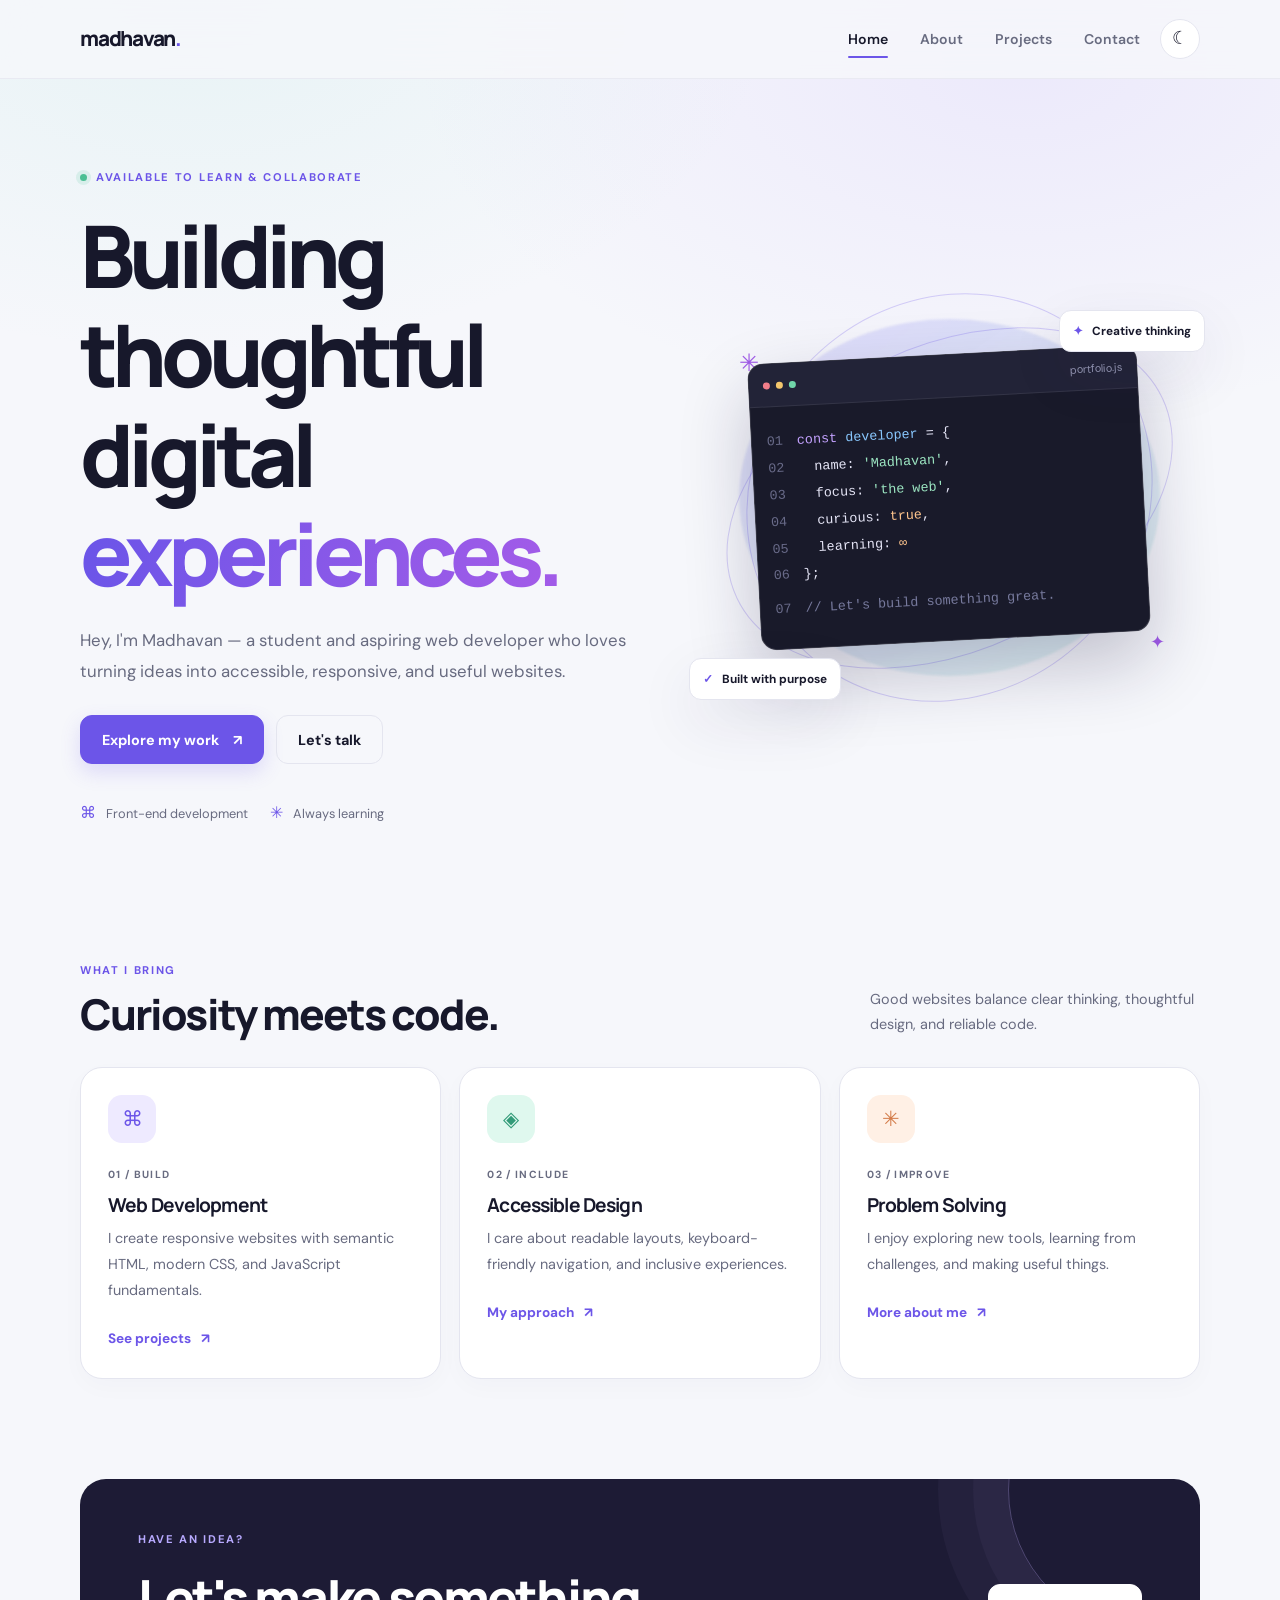
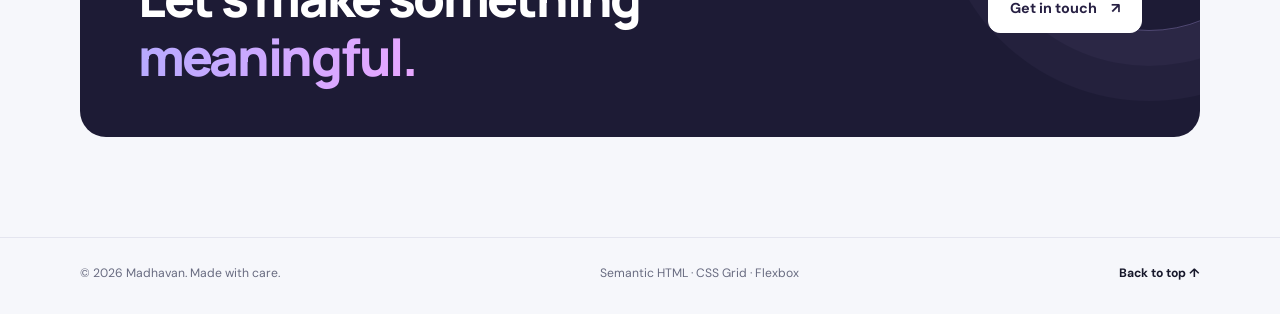
<file: index.html>
<!DOCTYPE html>
<html lang="en">
<head>
  <meta charset="UTF-8">
  <meta name="viewport" content="width=device-width, initial-scale=1.0">
  <meta name="description" content="Explore Madhavan's portfolio, web development skills, projects, and contact information.">
  <meta name="author" content="Madhavan">
  <meta name="theme-color" content="#f6f7fb">
  <title>Home | Madhavan — Portfolio</title>
  <link rel="preconnect" href="https://fonts.googleapis.com">
  <link rel="preconnect" href="https://fonts.gstatic.com" crossorigin>
  <link href="https://fonts.googleapis.com/css2?family=DM+Sans:wght@400;500;600;700&family=Manrope:wght@400;500;600;700;800&display=swap" rel="stylesheet">
  <link rel="stylesheet" href="style.css">
  <script src="script.js" defer></script>
</head>
<body>
  <a class="skip-link" href="#main-content">Skip to main content</a>
  <header class="site-header"><div class="container header-inner">
    <a class="logo" href="index.html" aria-label="Madhavan — Home">madhavan<span>.</span></a>
    <nav aria-label="Main navigation"><ul class="nav-list">
      <li><a href="index.html" aria-current="page">Home</a></li><li><a href="about.html">About</a></li><li><a href="projects.html">Projects</a></li><li><a href="contact.html">Contact</a></li>
    </ul></nav>
    <button class="theme-toggle" type="button" aria-label="Switch to dark theme" title="Toggle color theme"><span class="theme-icon" aria-hidden="true">☾</span></button>
  </div></header>
  <main id="main-content" class="container">
    <section class="hero" aria-labelledby="hero-title">
      <div class="hero-copy">
        <p class="eyebrow"><span class="status-dot"></span> AVAILABLE TO LEARN & COLLABORATE</p>
        <h1 id="hero-title">Building thoughtful<br>digital <span class="gradient-text">experiences.</span></h1>
        <p class="hero-description">Hey, I'm Madhavan — a student and aspiring web developer who loves turning ideas into accessible, responsive, and useful websites.</p>
        <div class="button-group"><a class="button" href="projects.html">Explore my work <span aria-hidden="true">↗</span></a><a class="button button-outline" href="contact.html">Let's talk</a></div>
        <div class="hero-meta"><span><span class="meta-symbol">⌘</span> Front-end development</span><span><span class="meta-symbol">✳</span> Always learning</span></div>
      </div>
      <div class="hero-art" aria-label="Decorative abstract portfolio illustration" role="img">
        <div class="art-orbit orbit-one"></div><div class="art-orbit orbit-two"></div>
        <div class="art-window"><div class="window-top"><span></span><span></span><span></span><i>portfolio.js</i></div><div class="code-lines"><p><b>01</b> <span class="code-purple">const</span> <span class="code-blue">developer</span> = {</p><p><b>02</b> &nbsp; name: <span class="code-green">'Madhavan'</span>,</p><p><b>03</b> &nbsp; focus: <span class="code-green">'the web'</span>,</p><p><b>04</b> &nbsp; curious: <span class="code-orange">true</span>,</p><p><b>05</b> &nbsp; learning: <span class="code-orange">∞</span></p><p><b>06</b> };</p><p class="code-comment"><b>07</b> // Let's build something great.</p></div></div>
        <div class="float-chip chip-top"><span>✦</span> Creative thinking</div><div class="float-chip chip-bottom"><span>✓</span> Built with purpose</div><div class="art-spark spark-one">✳</div><div class="art-spark spark-two">✦</div>
      </div>
    </section>
    <section class="content-section" aria-labelledby="what-title"><div class="section-heading"><div><p class="eyebrow">WHAT I BRING</p><h2 id="what-title">Curiosity meets code.</h2></div><p class="section-note">Good websites balance clear thinking, thoughtful design, and reliable code.</p></div>
      <div class="card-grid">
        <article class="card service-card"><span class="card-icon icon-lavender" aria-hidden="true">⌘</span><p class="card-kicker">01 / BUILD</p><h3>Web Development</h3><p>I create responsive websites with semantic HTML, modern CSS, and JavaScript fundamentals.</p><a class="card-link" href="projects.html">See projects <span aria-hidden="true">↗</span></a></article>
        <article class="card service-card"><span class="card-icon icon-mint" aria-hidden="true">◈</span><p class="card-kicker">02 / INCLUDE</p><h3>Accessible Design</h3><p>I care about readable layouts, keyboard-friendly navigation, and inclusive experiences.</p><a class="card-link" href="about.html">My approach <span aria-hidden="true">↗</span></a></article>
        <article class="card service-card"><span class="card-icon icon-peach" aria-hidden="true">✳</span><p class="card-kicker">03 / IMPROVE</p><h3>Problem Solving</h3><p>I enjoy exploring new tools, learning from challenges, and making useful things.</p><a class="card-link" href="about.html">More about me <span aria-hidden="true">↗</span></a></article>
      </div>
    </section>
    <section class="callout content-section"><div><p class="eyebrow">HAVE AN IDEA?</p><h2>Let's make something<br><span class="gradient-text">meaningful.</span></h2></div><a class="button button-light" href="contact.html">Get in touch <span aria-hidden="true">↗</span></a></section>
  </main>
  <footer class="site-footer"><div class="container footer-inner"><p>© <span id="current-year">2026</span> Madhavan. Made with care.</p><p>Semantic HTML · CSS Grid · Flexbox</p><a href="#main-content" class="back-top">Back to top ↑</a></div></footer>
</body>
</html>
</file>
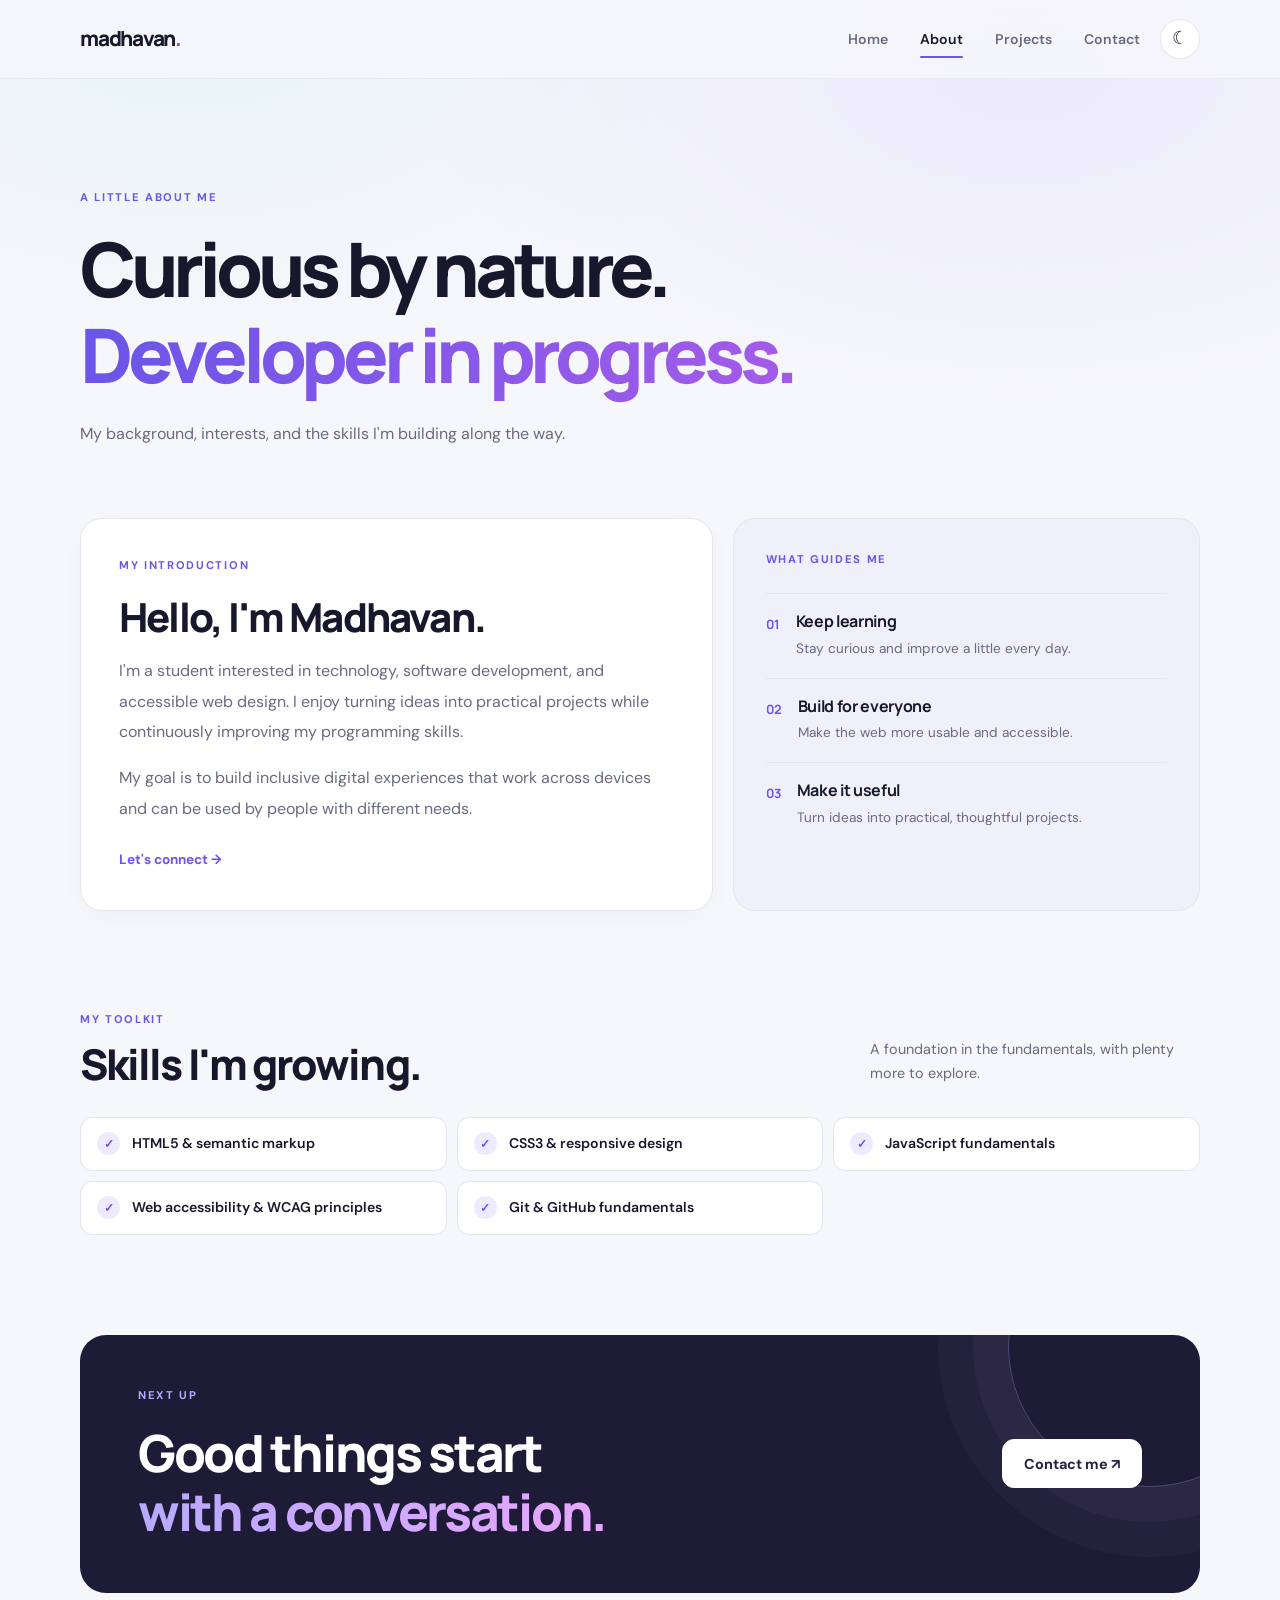
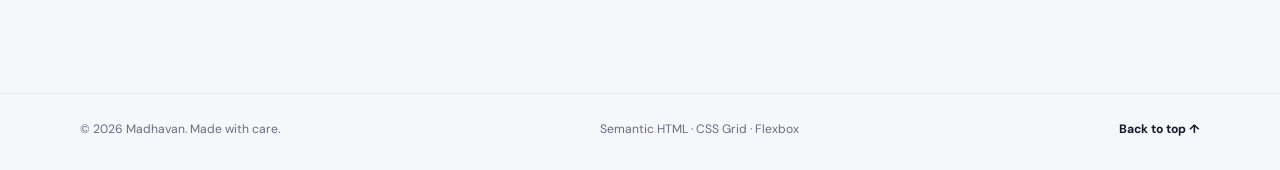
<file: about.html>
<!DOCTYPE html>
<html lang="en"><head>
  <meta charset="UTF-8"><meta name="viewport" content="width=device-width, initial-scale=1.0">
  <meta name="description" content="Learn about Madhavan's background, technical skills, and web development journey."><meta name="author" content="Madhavan"><title>About Me | Madhavan — Portfolio</title>
  <link rel="preconnect" href="https://fonts.googleapis.com"><link rel="preconnect" href="https://fonts.gstatic.com" crossorigin><link href="https://fonts.googleapis.com/css2?family=DM+Sans:wght@400;500;600;700&family=Manrope:wght@400;500;600;700;800&display=swap" rel="stylesheet"><link rel="stylesheet" href="style.css"><script src="script.js" defer></script>
</head><body><a class="skip-link" href="#main-content">Skip to main content</a>
<header class="site-header"><div class="container header-inner"><a class="logo" href="index.html" aria-label="Madhavan — Home">madhavan<span>.</span></a><nav aria-label="Main navigation"><ul class="nav-list"><li><a href="index.html">Home</a></li><li><a href="about.html" aria-current="page">About</a></li><li><a href="projects.html">Projects</a></li><li><a href="contact.html">Contact</a></li></ul></nav><button class="theme-toggle" type="button" aria-label="Switch to dark theme" title="Toggle color theme"><span class="theme-icon" aria-hidden="true">☾</span></button></div></header>
<main id="main-content" class="container inner-page"><header class="page-heading"><p class="eyebrow">A LITTLE ABOUT ME</p><h1>Curious by nature.<br><span class="gradient-text">Developer in progress.</span></h1><p>My background, interests, and the skills I'm building along the way.</p></header>
<section class="about-grid content-section" aria-labelledby="profile-title"><article class="card about-intro"><p class="eyebrow">MY INTRODUCTION</p><h2 id="profile-title">Hello, I'm Madhavan.</h2><p>I'm a student interested in technology, software development, and accessible web design. I enjoy turning ideas into practical projects while continuously improving my programming skills.</p><p>My goal is to build inclusive digital experiences that work across devices and can be used by people with different needs.</p><a class="text-link" href="contact.html">Let's connect →</a></article><aside class="principles-panel"><p class="eyebrow">WHAT GUIDES ME</p><div class="principle"><span>01</span><div><h3>Keep learning</h3><p>Stay curious and improve a little every day.</p></div></div><div class="principle"><span>02</span><div><h3>Build for everyone</h3><p>Make the web more usable and accessible.</p></div></div><div class="principle"><span>03</span><div><h3>Make it useful</h3><p>Turn ideas into practical, thoughtful projects.</p></div></div></aside></section>
<section class="content-section" aria-labelledby="skills-title"><div class="section-heading"><div><p class="eyebrow">MY TOOLKIT</p><h2 id="skills-title">Skills I'm growing.</h2></div><p class="section-note">A foundation in the fundamentals, with plenty more to explore.</p></div><ul class="skill-list"><li>HTML5 & semantic markup</li><li>CSS3 & responsive design</li><li>JavaScript fundamentals</li><li>Web accessibility & WCAG principles</li><li>Git & GitHub fundamentals</li></ul></section>
<section class="callout content-section"><div><p class="eyebrow">NEXT UP</p><h2>Good things start<br><span class="gradient-text">with a conversation.</span></h2></div><a class="button button-light" href="contact.html">Contact me ↗</a></section></main>
<footer class="site-footer"><div class="container footer-inner"><p>© <span id="current-year">2026</span> Madhavan. Made with care.</p><p>Semantic HTML · CSS Grid · Flexbox</p><a href="#main-content" class="back-top">Back to top ↑</a></div></footer></body></html>
</file>
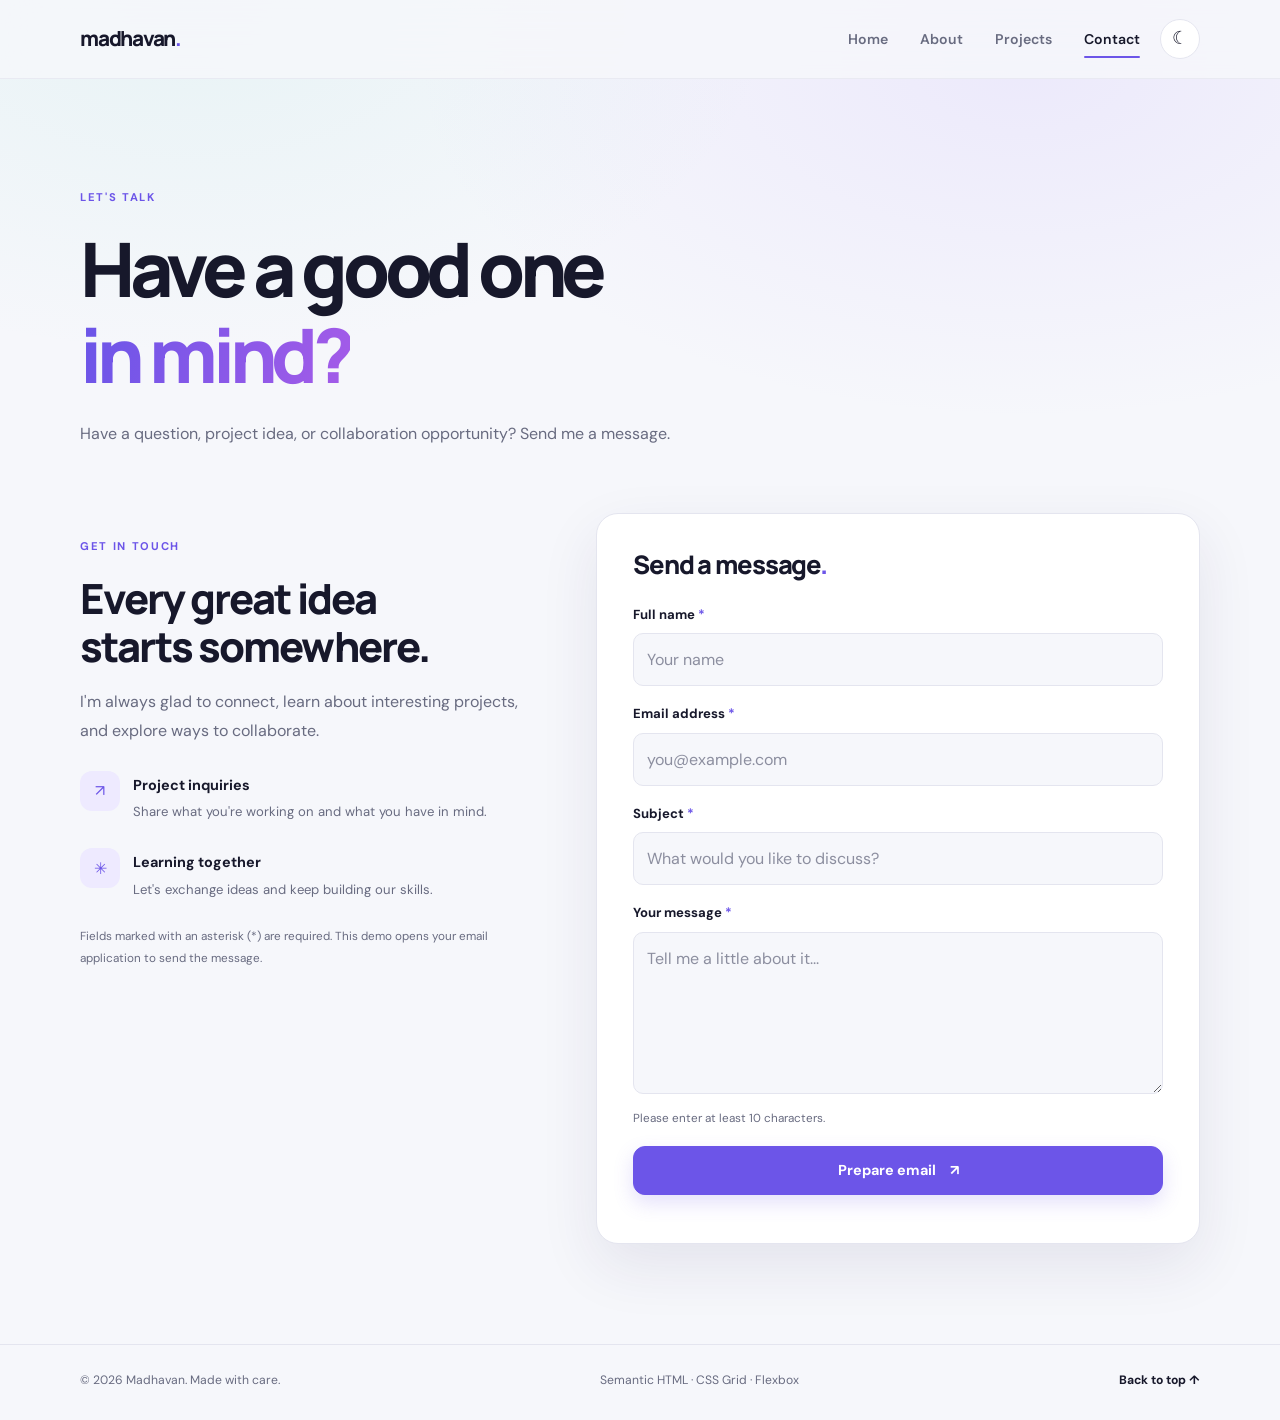
<file: contact.html>
<!DOCTYPE html>
<html lang="en"><head><meta charset="UTF-8"><meta name="viewport" content="width=device-width, initial-scale=1.0"><meta name="description" content="Contact Madhavan for project inquiries, collaborations, and professional opportunities."><meta name="author" content="Madhavan"><title>Contact | Madhavan — Portfolio</title><link rel="preconnect" href="https://fonts.googleapis.com"><link rel="preconnect" href="https://fonts.gstatic.com" crossorigin><link href="https://fonts.googleapis.com/css2?family=DM+Sans:wght@400;500;600;700&family=Manrope:wght@400;500;600;700;800&display=swap" rel="stylesheet"><link rel="stylesheet" href="style.css"><script src="script.js" defer></script></head><body><a class="skip-link" href="#main-content">Skip to main content</a>
<header class="site-header"><div class="container header-inner"><a class="logo" href="index.html" aria-label="Madhavan — Home">madhavan<span>.</span></a><nav aria-label="Main navigation"><ul class="nav-list"><li><a href="index.html">Home</a></li><li><a href="about.html">About</a></li><li><a href="projects.html">Projects</a></li><li><a href="contact.html" aria-current="page">Contact</a></li></ul></nav><button class="theme-toggle" type="button" aria-label="Switch to dark theme" title="Toggle color theme"><span class="theme-icon" aria-hidden="true">☾</span></button></div></header>
<main id="main-content" class="container inner-page"><header class="page-heading"><p class="eyebrow">LET'S TALK</p><h1>Have a good one<br><span class="gradient-text">in mind?</span></h1><p>Have a question, project idea, or collaboration opportunity? Send me a message.</p></header>
<section class="contact-layout content-section" aria-labelledby="form-title"><aside class="contact-info"><p class="eyebrow">GET IN TOUCH</p><h2>Every great idea starts somewhere.</h2><p>I'm always glad to connect, learn about interesting projects, and explore ways to collaborate.</p><div class="contact-detail"><span class="contact-detail-icon">↗</span><div><strong>Project inquiries</strong><p>Share what you're working on and what you have in mind.</p></div></div><div class="contact-detail"><span class="contact-detail-icon">✳</span><div><strong>Learning together</strong><p>Let's exchange ideas and keep building our skills.</p></div></div><p class="field-help">Fields marked with an asterisk (*) are required. This demo opens your email application to send the message.</p></aside>
<form id="contact-form" class="contact-form"><h2 id="form-title">Send a message<span>.</span></h2><div class="form-group"><label for="name">Full name <span aria-hidden="true">*</span></label><input type="text" id="name" name="name" autocomplete="name" placeholder="Your name" required minlength="2"></div><div class="form-group"><label for="email">Email address <span aria-hidden="true">*</span></label><input type="email" id="email" name="email" autocomplete="email" placeholder="you@example.com" required></div><div class="form-group"><label for="subject">Subject <span aria-hidden="true">*</span></label><input type="text" id="subject" name="subject" placeholder="What would you like to discuss?" required></div><div class="form-group"><label for="message">Your message <span aria-hidden="true">*</span></label><textarea id="message" name="message" rows="5" placeholder="Tell me a little about it..." required minlength="10" aria-describedby="message-help"></textarea><p id="message-help" class="field-help">Please enter at least 10 characters.</p></div><button class="button" type="submit">Prepare email <span aria-hidden="true">↗</span></button><p id="form-status" class="form-status" role="status" aria-live="polite"></p></form></section></main>
<footer class="site-footer"><div class="container footer-inner"><p>© <span id="current-year">2026</span> Madhavan. Made with care.</p><p>Semantic HTML · CSS Grid · Flexbox</p><a href="#main-content" class="back-top">Back to top ↑</a></div></footer></body></html>
</file>
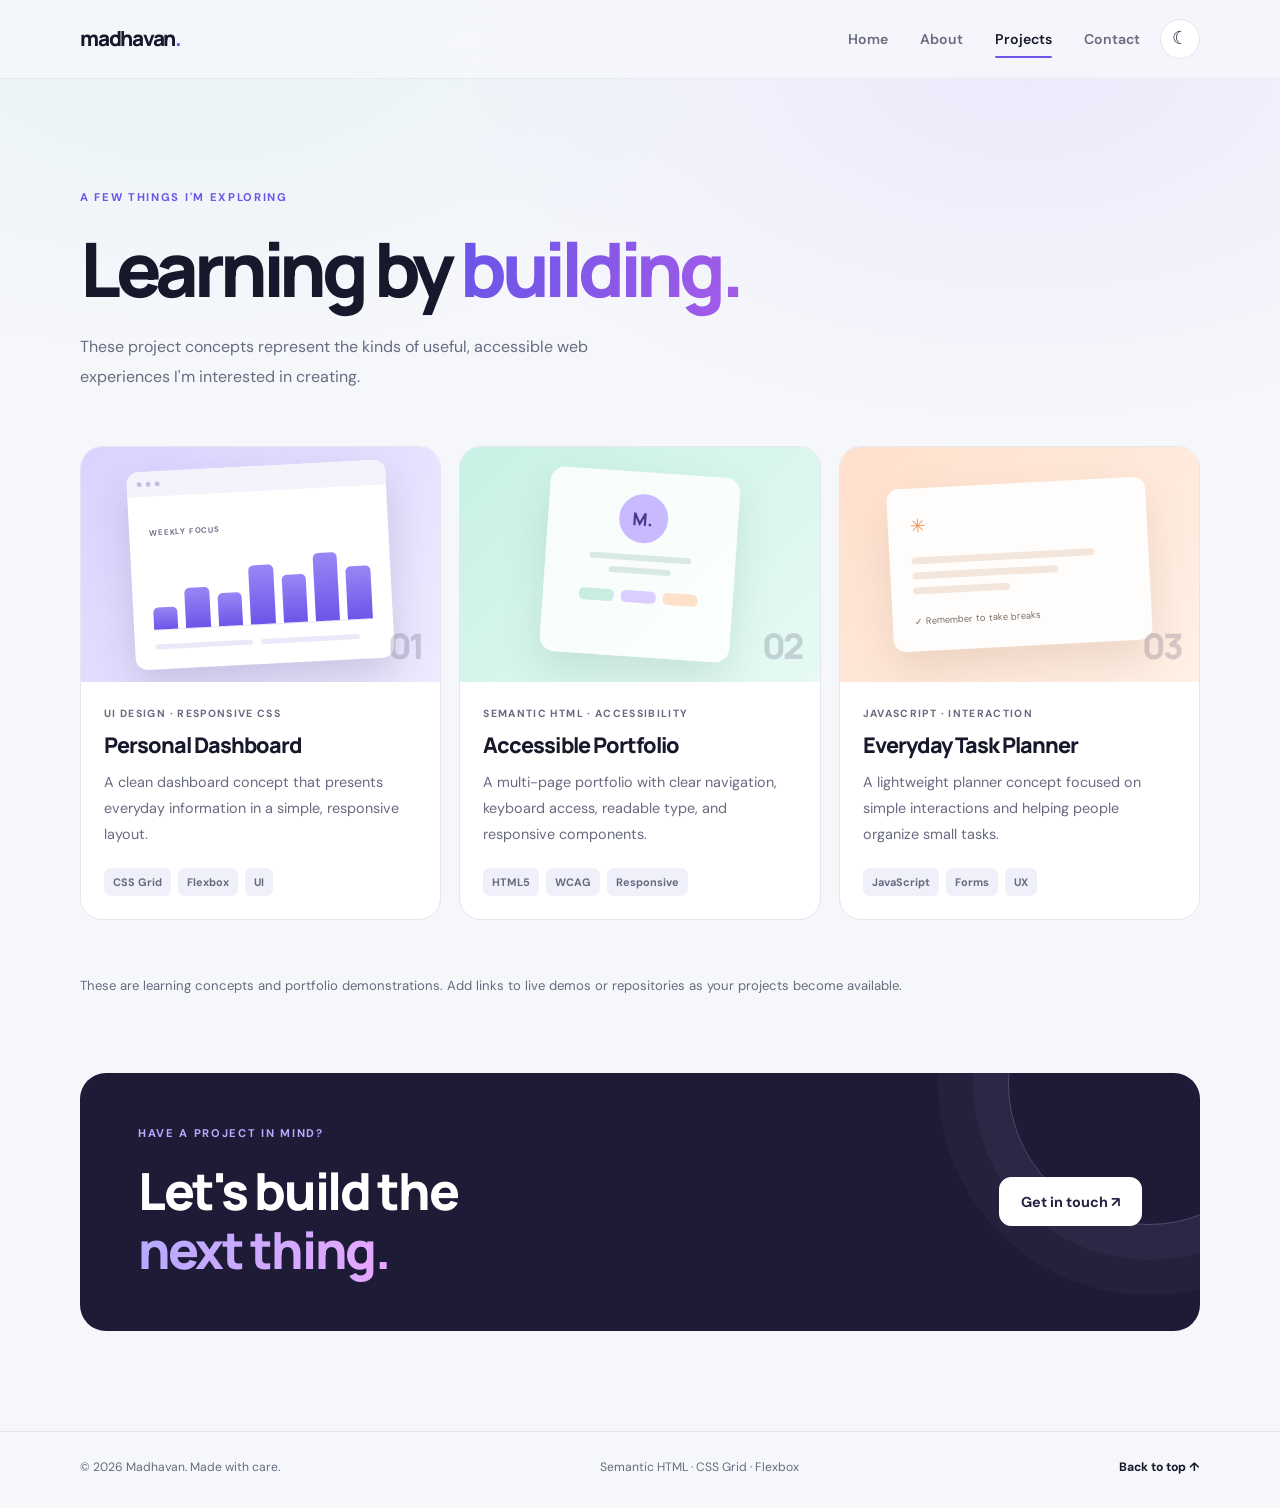
<file: projects.html>
<!DOCTYPE html>
<html lang="en"><head><meta charset="UTF-8"><meta name="viewport" content="width=device-width, initial-scale=1.0"><meta name="description" content="A selection of practice projects and areas Madhavan is exploring."><meta name="author" content="Madhavan"><title>Projects | Madhavan — Portfolio</title><link rel="preconnect" href="https://fonts.googleapis.com"><link rel="preconnect" href="https://fonts.gstatic.com" crossorigin><link href="https://fonts.googleapis.com/css2?family=DM+Sans:wght@400;500;600;700&family=Manrope:wght@400;500;600;700;800&display=swap" rel="stylesheet"><link rel="stylesheet" href="style.css"><script src="script.js" defer></script></head><body><a class="skip-link" href="#main-content">Skip to main content</a>
<header class="site-header"><div class="container header-inner"><a class="logo" href="index.html" aria-label="Madhavan — Home">madhavan<span>.</span></a><nav aria-label="Main navigation"><ul class="nav-list"><li><a href="index.html">Home</a></li><li><a href="about.html">About</a></li><li><a href="projects.html" aria-current="page">Projects</a></li><li><a href="contact.html">Contact</a></li></ul></nav><button class="theme-toggle" type="button" aria-label="Switch to dark theme" title="Toggle color theme"><span class="theme-icon" aria-hidden="true">☾</span></button></div></header>
<main id="main-content" class="container inner-page"><header class="page-heading"><p class="eyebrow">A FEW THINGS I'M EXPLORING</p><h1>Learning by <span class="gradient-text">building.</span></h1><p>These project concepts represent the kinds of useful, accessible web experiences I'm interested in creating.</p></header>
<section class="project-grid content-section" aria-label="Project concepts"><article class="project-card"><div class="project-visual visual-one"><div class="mini-browser"><div class="mini-browser-bar"><i></i><i></i><i></i></div><div class="mini-dashboard"><span class="mini-label">WEEKLY FOCUS</span><div class="mini-chart"><i></i><i></i><i></i><i></i><i></i><i></i><i></i></div><div class="mini-lines"><i></i><i></i></div></div></div><span class="visual-index">01</span></div><div class="project-copy"><p class="card-kicker">UI DESIGN · RESPONSIVE CSS</p><h2>Personal Dashboard</h2><p>A clean dashboard concept that presents everyday information in a simple, responsive layout.</p><ul class="tag-list"><li>CSS Grid</li><li>Flexbox</li><li>UI</li></ul></div></article>
<article class="project-card"><div class="project-visual visual-two"><div class="mini-profile"><div class="profile-avatar">M.</div><div class="profile-line long"></div><div class="profile-line short"></div><div class="profile-pills"><i></i><i></i><i></i></div></div><span class="visual-index">02</span></div><div class="project-copy"><p class="card-kicker">SEMANTIC HTML · ACCESSIBILITY</p><h2>Accessible Portfolio</h2><p>A multi-page portfolio with clear navigation, keyboard access, readable type, and responsive components.</p><ul class="tag-list"><li>HTML5</li><li>WCAG</li><li>Responsive</li></ul></div></article>
<article class="project-card"><div class="project-visual visual-three"><div class="mini-note"><span>✳</span><div class="note-line"></div><div class="note-line"></div><div class="note-line small"></div><div class="note-check">✓ Remember to take breaks</div></div><span class="visual-index">03</span></div><div class="project-copy"><p class="card-kicker">JAVASCRIPT · INTERACTION</p><h2>Everyday Task Planner</h2><p>A lightweight planner concept focused on simple interactions and helping people organize small tasks.</p><ul class="tag-list"><li>JavaScript</li><li>Forms</li><li>UX</li></ul></div></article></section>
<p class="project-disclaimer">These are learning concepts and portfolio demonstrations. Add links to live demos or repositories as your projects become available.</p><section class="callout content-section"><div><p class="eyebrow">HAVE A PROJECT IN MIND?</p><h2>Let's build the<br><span class="gradient-text">next thing.</span></h2></div><a class="button button-light" href="contact.html">Get in touch ↗</a></section></main>
<footer class="site-footer"><div class="container footer-inner"><p>© <span id="current-year">2026</span> Madhavan. Made with care.</p><p>Semantic HTML · CSS Grid · Flexbox</p><a href="#main-content" class="back-top">Back to top ↑</a></div></footer></body></html>
</file>
<file: style.css>
/* Madhavan Portfolio — mobile-first, responsive CSS */
:root{color-scheme:light;--bg:#f6f7fb;--surface:#fff;--surface-soft:#eff0fa;--text:#17182b;--muted:#686b80;--line:#e4e5ef;--accent:#6c55e8;--accent-2:#a15be8;--accent-soft:#eeeaff;--mint:#dff8ee;--peach:#fff0e5;--shadow:0 22px 60px rgba(42,35,91,.09);--radius:22px;--container:1120px;--header-bg:rgba(246,247,251,.84)}
:root[data-theme="dark"]{color-scheme:dark;--bg:#10111b;--surface:#191a28;--surface-soft:#202132;--text:#f2f2fb;--muted:#b0b1c6;--line:#303146;--accent:#a294ff;--accent-2:#dc8aff;--accent-soft:#292344;--mint:#20372f;--peach:#3b2b28;--shadow:0 22px 60px rgba(0,0,0,.22);--header-bg:rgba(16,17,27,.84)}
*{box-sizing:border-box}html{scroll-behavior:smooth;scroll-padding-top:90px}body{margin:0;background:var(--bg);color:var(--text);font-family:'DM Sans',sans-serif;line-height:1.7;transition:background .25s,color .25s}body::before{content:"";position:absolute;z-index:-1;top:0;left:0;right:0;height:660px;background:radial-gradient(ellipse at 80% 10%,rgba(170,142,255,.13),transparent 42%),radial-gradient(ellipse at 15% 0%,rgba(125,214,203,.12),transparent 38%);pointer-events:none}a{color:inherit;text-decoration:none}button,input,textarea{font:inherit}button,a{-webkit-tap-highlight-color:transparent}a:focus-visible,button:focus-visible,input:focus-visible,textarea:focus-visible{outline:3px solid var(--accent);outline-offset:4px}.container{width:min(calc(100% - 40px),var(--container));margin-inline:auto}.skip-link{position:absolute;left:12px;top:-60px;z-index:20;background:var(--text);color:var(--bg);padding:10px 14px;border-radius:10px}.skip-link:focus{top:12px}.site-header{position:sticky;top:0;z-index:10;background:var(--header-bg);backdrop-filter:blur(18px);border-bottom:1px solid color-mix(in srgb,var(--line) 70%,transparent)}.header-inner{min-height:78px;display:flex;align-items:center;justify-content:space-between;gap:20px}.logo{font-family:Manrope,sans-serif;font-size:1.3rem;font-weight:800;letter-spacing:-.06em}.logo span{color:var(--accent)}nav{margin-left:auto}.nav-list{display:flex;align-items:center;gap:clamp(12px,2.6vw,32px);list-style:none;margin:0;padding:0}.nav-list a{font-size:.88rem;font-weight:600;color:var(--muted);transition:color .2s}.nav-list a:hover,.nav-list a[aria-current="page"]{color:var(--text)}.nav-list a[aria-current="page"]{position:relative}.nav-list a[aria-current="page"]::after{content:"";position:absolute;left:0;right:0;bottom:-10px;height:2px;background:var(--accent);border-radius:9px}.theme-toggle{flex:0 0 40px;width:40px;height:40px;border:1px solid var(--line);border-radius:50%;background:var(--surface);color:var(--text);cursor:pointer;display:grid;place-items:center;font-size:1.1rem;transition:transform .2s,border-color .2s}.theme-toggle:hover{transform:rotate(-12deg);border-color:var(--accent)}
.hero{display:grid;gap:48px;align-items:center;padding:76px 0 70px;min-height:590px}.hero-copy{max-width:620px}.eyebrow{display:flex;align-items:center;gap:9px;color:var(--accent);font-size:.7rem;letter-spacing:.15em;font-weight:700;line-height:1.5;margin:0 0 20px}.status-dot{width:7px;height:7px;border-radius:50%;background:#4abf93;box-shadow:0 0 0 4px rgba(74,191,147,.14)}h1,h2,h3,p{margin-top:0}h1,h2,h3{font-family:Manrope,sans-serif;line-height:1.15;letter-spacing:-.045em}h1{font-size:clamp(2.7rem,8vw,5.4rem);font-weight:800;letter-spacing:-.07em;margin-bottom:22px}h2{font-size:clamp(1.8rem,4vw,2.65rem);font-weight:800;margin-bottom:16px}h3{font-size:1.25rem;margin-bottom:10px}.gradient-text{background:linear-gradient(105deg,var(--accent) 5%,var(--accent-2) 94%);-webkit-background-clip:text;background-clip:text;color:transparent}.hero-description,.page-heading>p:last-child{max-width:590px;color:var(--muted);font-size:1.05rem;line-height:1.85}.button-group{display:flex;flex-wrap:wrap;gap:12px;margin-top:28px}.button{display:inline-flex;align-items:center;justify-content:center;gap:14px;min-height:49px;padding:0 21px;border:1px solid var(--accent);border-radius:12px;background:var(--accent);color:white;font-weight:700;font-size:.9rem;cursor:pointer;box-shadow:0 8px 20px rgba(108,85,232,.18);transition:transform .2s,box-shadow .2s,background .2s}.button:hover{transform:translateY(-2px);box-shadow:0 12px 26px rgba(108,85,232,.25)}.button-outline{background:transparent;color:var(--text);border-color:var(--line);box-shadow:none}.button-outline:hover{border-color:var(--accent);box-shadow:none}.hero-meta{display:flex;flex-wrap:wrap;gap:22px;margin-top:35px;color:var(--muted);font-size:.8rem}.meta-symbol{color:var(--accent);margin-right:7px;font-size:1rem}.hero-art{position:relative;min-height:340px;display:grid;place-items:center;isolation:isolate}.hero-art::before{content:"";position:absolute;inset:12% 8%;z-index:-2;border-radius:50%;background:linear-gradient(145deg,rgba(143,125,255,.22),rgba(122,220,196,.2));filter:blur(1px)}.art-orbit{position:absolute;border:1px solid color-mix(in srgb,var(--accent) 26%,transparent);border-radius:50%;transform:rotate(-25deg)}.orbit-one{width:94%;height:65%}.orbit-two{width:78%;height:90%;transform:rotate(43deg)}.art-window{width:min(100%,390px);background:#191a2a;border:1px solid rgba(255,255,255,.16);border-radius:16px;box-shadow:0 30px 70px rgba(25,22,61,.24);overflow:hidden;transform:rotate(-3deg);z-index:1}.window-top{height:43px;display:flex;align-items:center;gap:6px;padding:0 14px;background:#222337;border-bottom:1px solid rgba(255,255,255,.08)}.window-top>span{width:7px;height:7px;border-radius:50%;background:#f17d89}.window-top>span:nth-child(2){background:#f3c66c}.window-top>span:nth-child(3){background:#70d6a9}.window-top i{font-style:normal;color:#9294b0;font-size:.68rem;margin-left:auto}.code-lines{padding:22px 15px 25px;font:clamp(.66rem,2.3vw,.84rem)/2 'SFMono-Regular',Consolas,monospace;color:#e5e5f6;white-space:nowrap}.code-lines p{margin:0}.code-lines b{display:inline-block;width:22px;color:#696b89;font-weight:400}.code-purple{color:#c4a2ff}.code-blue{color:#89c8ff}.code-green{color:#9ce6c2}.code-orange{color:#ffc58d}.code-comment{color:#777a9d;margin-top:7px!important}.float-chip{position:absolute;z-index:2;display:flex;align-items:center;gap:9px;background:var(--surface);padding:10px 13px;border:1px solid var(--line);border-radius:12px;box-shadow:var(--shadow);font-size:.74rem;font-weight:700}.float-chip span{color:var(--accent)}.chip-top{top:10%;right:-1%}.chip-bottom{bottom:7%;left:-2%}.art-spark{position:absolute;color:var(--accent-2);font-size:1.5rem}.spark-one{top:17%;left:8%}.spark-two{bottom:16%;right:7%;font-size:1.1rem}
.content-section{margin:35px 0 88px}.section-heading{display:flex;justify-content:space-between;align-items:end;gap:24px;margin-bottom:28px}.section-heading .eyebrow{margin-bottom:12px}.section-heading h2{margin-bottom:0}.section-note{max-width:330px;color:var(--muted);font-size:.9rem;margin-bottom:3px}.card-grid{display:grid;grid-template-columns:1fr;gap:16px}.card{padding:27px;background:var(--surface);border:1px solid var(--line);border-radius:var(--radius);box-shadow:0 8px 25px rgba(30,30,70,.025)}.service-card{position:relative;overflow:hidden;transition:transform .22s,border-color .22s,box-shadow .22s}.service-card:hover{transform:translateY(-5px);border-color:color-mix(in srgb,var(--accent) 45%,var(--line));box-shadow:var(--shadow)}.card-icon{width:48px;height:48px;display:grid;place-items:center;border-radius:14px;font-size:1.3rem;margin-bottom:23px}.icon-lavender{background:var(--accent-soft);color:var(--accent)}.icon-mint{background:var(--mint);color:#329b78}.icon-peach{background:var(--peach);color:#d37b48}.card-kicker{font-size:.65rem;font-weight:700;letter-spacing:.13em;color:var(--muted);margin-bottom:10px}.service-card h3{font-size:1.2rem}.service-card>p:not(.card-kicker),.project-copy>p:not(.card-kicker){font-size:.9rem;color:var(--muted);line-height:1.8;margin-bottom:20px}.card-link,.text-link{display:inline-flex;gap:10px;align-items:center;color:var(--accent);font-size:.85rem;font-weight:700}.card-link:hover,.text-link:hover{text-decoration:underline;text-underline-offset:4px}.callout{display:flex;flex-direction:column;align-items:flex-start;justify-content:space-between;gap:28px;padding:34px 28px;border-radius:26px;background:#1d1b35;color:#fff;overflow:hidden;position:relative}.callout::after{content:"";position:absolute;width:280px;height:280px;right:-90px;top:-130px;border:1px solid rgba(195,177,255,.3);border-radius:50%;box-shadow:0 0 0 35px rgba(195,177,255,.04),0 0 0 70px rgba(195,177,255,.04);pointer-events:none}.callout .eyebrow{color:#b8aaff}.callout h2{font-size:clamp(2rem,5vw,3.2rem);margin:0}.callout .gradient-text{background:linear-gradient(100deg,#b6aaff,#e8a7ff);-webkit-background-clip:text;background-clip:text}.button-light{background:#fff;border-color:#fff;color:#272043;box-shadow:none;position:relative;z-index:1}.button-light:hover{background:#f2efff;box-shadow:none}
.site-footer{border-top:1px solid var(--line);padding:25px 0 30px;color:var(--muted);font-size:.76rem}.footer-inner{display:flex;flex-direction:column;gap:6px}.footer-inner p{margin:0}.back-top{color:var(--text);font-weight:700;margin-top:5px}.inner-page{padding-top:62px}.page-heading{padding:30px 0 28px}.page-heading h1{font-size:clamp(2.6rem,7vw,4.7rem);margin-bottom:20px}.page-heading>p:last-child{font-size:1rem;margin-bottom:0}.about-grid{display:grid;gap:18px;margin-top:25px}.about-intro{padding:30px}.about-intro h2{font-size:clamp(1.8rem,4vw,2.5rem)}.about-intro>p:not(.eyebrow){color:var(--muted);line-height:1.9}.about-intro .text-link{margin-top:8px}.principles-panel{background:var(--surface-soft);border:1px solid var(--line);border-radius:var(--radius);padding:28px}.principles-panel>.eyebrow{margin-bottom:25px}.principle{display:flex;gap:16px;padding:18px 0;border-top:1px solid var(--line)}.principle>span{font:700 .8rem Manrope,sans-serif;color:var(--accent);padding-top:3px}.principle h3{font-size:1rem;letter-spacing:-.02em;margin-bottom:6px}.principle p{font-size:.85rem;color:var(--muted);margin:0}.skill-list{list-style:none;display:grid;grid-template-columns:1fr;gap:10px;padding:0;margin:0}.skill-list li{display:flex;align-items:center;gap:12px;background:var(--surface);border:1px solid var(--line);border-radius:12px;padding:14px 16px;font-size:.88rem;font-weight:600}.skill-list li::before{content:"✓";display:grid;place-items:center;flex:0 0 23px;width:23px;height:23px;border-radius:50%;background:var(--accent-soft);color:var(--accent);font-size:.75rem}.project-grid{display:grid;grid-template-columns:1fr;gap:20px;margin-top:10px}.project-card{overflow:hidden;border:1px solid var(--line);background:var(--surface);border-radius:var(--radius);transition:transform .2s,box-shadow .2s}.project-card:hover{transform:translateY(-4px);box-shadow:var(--shadow)}.project-visual{height:230px;position:relative;display:grid;place-items:center;overflow:hidden}.visual-one{background:linear-gradient(135deg,#d9d4ff,#f0eaff)}.visual-two{background:linear-gradient(135deg,#c8f1e5,#e7faf4)}.visual-three{background:linear-gradient(135deg,#ffe0cc,#fff0e6)}.mini-browser{width:72%;max-width:290px;background:#fff;border-radius:12px;box-shadow:0 18px 40px rgba(43,40,84,.17);overflow:hidden;transform:rotate(-3deg)}.mini-browser-bar{height:25px;background:#f4f3fb;display:flex;gap:4px;align-items:center;padding:0 10px}.mini-browser-bar i{width:5px;height:5px;border-radius:50%;background:#c4bfe4}.mini-dashboard{padding:20px}.mini-label{font-size:.5rem;letter-spacing:.1em;color:#77728f;font-weight:700}.mini-chart{display:flex;align-items:end;gap:8px;height:75px;margin-top:12px;border-bottom:1px solid #e7e4f5}.mini-chart i{flex:1;border-radius:5px 5px 0 0;background:linear-gradient(#9a86f5,#6c55e8)}.mini-chart i:nth-child(1){height:30%}.mini-chart i:nth-child(2){height:55%}.mini-chart i:nth-child(3){height:45%}.mini-chart i:nth-child(4){height:80%}.mini-chart i:nth-child(5){height:65%}.mini-chart i:nth-child(6){height:92%}.mini-chart i:nth-child(7){height:72%}.mini-lines{display:flex;gap:8px;margin-top:14px}.mini-lines i{height:5px;border-radius:5px;background:#ebe8fa;width:45%}.mini-profile{width:190px;height:185px;background:rgba(255,255,255,.85);border-radius:15px;box-shadow:0 18px 40px rgba(43,90,75,.13);display:flex;align-items:center;flex-direction:column;padding:22px;transform:rotate(4deg)}.profile-avatar{display:grid;place-items:center;width:49px;height:49px;border-radius:50%;background:#c9baff;color:#4c398e;font:800 1.1rem Manrope,sans-serif}.profile-line{height:6px;border-radius:5px;background:#d8e9e2;margin-top:12px}.profile-line.long{width:70%}.profile-line.short{width:43%;margin-top:7px}.profile-pills{display:flex;gap:7px;margin-top:17px}.profile-pills i{width:35px;height:12px;border-radius:5px;background:#c9eee1}.profile-pills i:nth-child(2){background:#d9ceff}.profile-pills i:nth-child(3){background:#ffe0ca}.mini-note{width:72%;max-width:270px;padding:22px;background:#fffdfb;border-radius:12px;box-shadow:0 18px 40px rgba(112,67,35,.13);transform:rotate(-3deg)}.mini-note>span{color:#ee9c64;font-size:1.2rem}.note-line{height:7px;width:85%;border-radius:5px;background:#f5e6dc;margin-top:14px}.note-line:nth-of-type(2){width:68%;margin-top:8px}.note-line.small{width:45%;margin-top:8px}.note-check{font-size:.58rem;color:#7c6d62;margin-top:20px}.visual-index{position:absolute;right:18px;bottom:12px;font:800 2.2rem Manrope,sans-serif;color:rgba(35,28,70,.18);letter-spacing:-.08em}.project-copy{padding:23px}.project-copy h2{font-size:1.35rem;margin-bottom:12px}.tag-list{list-style:none;display:flex;flex-wrap:wrap;gap:7px;padding:0;margin:0}.tag-list li{background:var(--surface-soft);color:var(--muted);border-radius:7px;padding:5px 9px;font-size:.68rem;font-weight:700}.project-disclaimer{color:var(--muted);font-size:.82rem;margin:-45px 0 75px}.contact-layout{display:grid;gap:24px;margin-top:20px}.contact-info{padding:12px 0}.contact-info h2{font-size:clamp(1.8rem,4vw,2.6rem);max-width:400px}.contact-info>p:not(.eyebrow){color:var(--muted);line-height:1.85}.contact-detail{display:flex;align-items:flex-start;gap:13px;margin:25px 0}.contact-detail-icon{width:40px;height:40px;display:grid;place-items:center;flex:0 0 40px;border-radius:12px;background:var(--accent-soft);color:var(--accent)}.contact-detail strong{font-size:.9rem}.contact-detail p{font-size:.82rem;color:var(--muted);margin:3px 0 0}.contact-form{padding:24px;background:var(--surface);border:1px solid var(--line);border-radius:var(--radius);box-shadow:var(--shadow)}.contact-form h2{font-size:1.6rem;margin-bottom:24px}.contact-form h2 span{color:var(--accent)}.form-group{margin-bottom:17px}.form-group label{display:block;font-size:.82rem;font-weight:700;margin-bottom:7px}.form-group label span{color:var(--accent)}.form-group input,.form-group textarea{width:100%;border:1px solid var(--line);border-radius:10px;background:var(--bg);color:var(--text);padding:12px 13px;outline-offset:2px;transition:border-color .2s,box-shadow .2s}.form-group input::placeholder,.form-group textarea::placeholder{color:color-mix(in srgb,var(--muted) 75%,transparent)}.form-group input:focus,.form-group textarea:focus{border-color:var(--accent);box-shadow:0 0 0 3px color-mix(in srgb,var(--accent) 14%,transparent);outline:none}.form-group textarea{resize:vertical;min-height:130px}.field-help{font-size:.73rem;color:var(--muted);margin:7px 0 0}.form-status{font-size:.82rem;color:var(--accent);margin:12px 0 0}.contact-form .button{width:100%}
@media(min-width:600px){.container{width:min(calc(100% - 56px),var(--container))}.hero{padding:92px 0 84px}.hero-art{min-height:390px}.card-grid{grid-template-columns:repeat(2,minmax(0,1fr))}.card-grid .service-card:last-child{grid-column:span 2}.callout{flex-direction:row;align-items:center;padding:44px}.footer-inner{flex-direction:row;align-items:center;justify-content:space-between;gap:18px}.back-top{margin:0}.skill-list{grid-template-columns:repeat(2,minmax(0,1fr))}.project-grid{grid-template-columns:repeat(2,minmax(0,1fr))}.project-card:last-child{grid-column:span 2}.contact-form{padding:32px}}
@media(min-width:850px){.hero{grid-template-columns:1.08fr .92fr;gap:30px;padding:75px 0 85px}.hero-art{min-height:430px}.card-grid{grid-template-columns:repeat(3,minmax(0,1fr));gap:18px}.card-grid .service-card:last-child{grid-column:auto}.content-section{margin-bottom:100px}.about-grid{grid-template-columns:1.15fr .85fr;gap:20px}.about-intro{padding:38px}.principles-panel{padding:32px}.skill-list{grid-template-columns:repeat(3,minmax(0,1fr))}.project-grid{grid-template-columns:repeat(3,minmax(0,1fr));gap:18px}.project-card:last-child{grid-column:auto}.project-visual{height:210px}.contact-layout{grid-template-columns:.85fr 1.15fr;gap:70px;align-items:start}.contact-form{padding:36px}.contact-info{padding-top:25px}.inner-page{padding-top:75px}.page-heading{padding:35px 0 45px}}
@media(min-width:1100px){.hero{padding-top:90px;padding-bottom:100px}.hero-art{min-height:470px}.art-window{width:390px}.callout{padding:52px 58px}.project-visual{height:235px}}
@media(prefers-reduced-motion:reduce){*,*::before,*::after{scroll-behavior:auto!important;transition:none!important;animation:none!important}}
</file>
